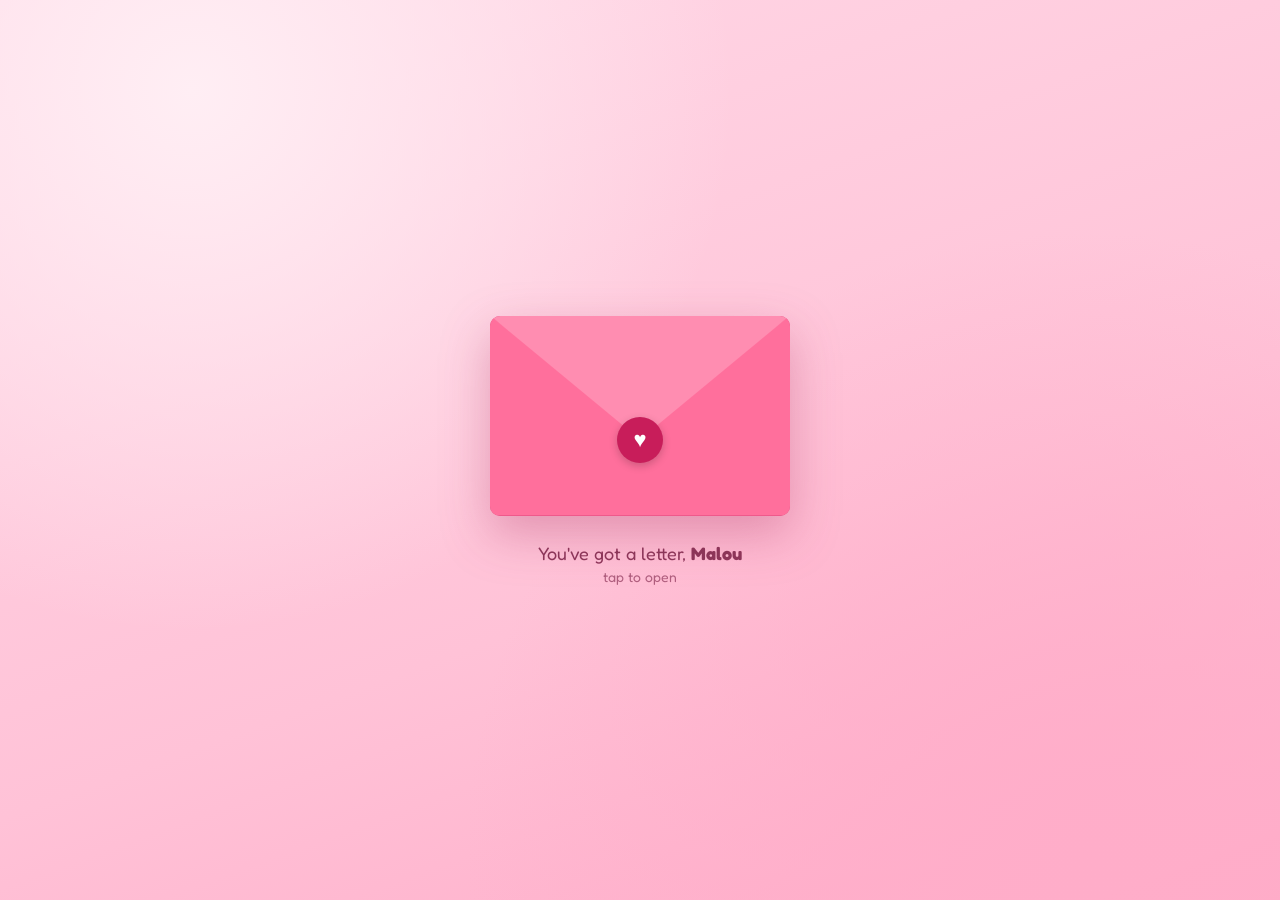
<file: index.html>
<!DOCTYPE html>
<html lang="en">
<head>
  <meta charset="utf-8">
  <meta name="viewport" content="width=device-width, initial-scale=1">
  <title>A letter for you 💌</title>
  <meta name="description" content="Open it. Please. 🥺">
  <meta property="og:title" content="A letter for you 💌">
  <meta property="og:description" content="Open it. Please. 🥺">
  <link rel="icon" href="data:image/svg+xml,<svg xmlns='http://www.w3.org/2000/svg' viewBox='0 0 100 100'><text y='.9em' font-size='90'>💌</text></svg>">
  <link rel="preconnect" href="https://fonts.googleapis.com">
  <link rel="preconnect" href="https://fonts.gstatic.com" crossorigin>
  <link href="https://fonts.googleapis.com/css2?family=Caveat:wght@500;700&family=Fredoka:wght@400;500;600;700&display=swap" rel="stylesheet">
  <link rel="stylesheet" href="style/css/main.css">
</head>
<body>
  <div id="hearts" aria-hidden="true"></div>

  <main class="stage">
    <!-- Step 1: the envelope -->
    <section class="envelope-wrap" id="envelopeWrap">
      <button class="envelope" id="envelope" type="button" aria-label="Open the letter">
        <span class="env-back"></span>
        <span class="env-letter">For <span data-name>Malou</span> ♥</span>
        <span class="env-front"></span>
        <span class="env-flap"></span>
        <span class="env-seal">♥</span>
      </button>
      <p class="hint">You've got a letter, <strong data-name>Malou</strong><small>tap to open</small></p>
    </section>

    <!-- Step 2: the question -->
    <section class="card" id="card" hidden>
      <div class="cat m0" id="cat" aria-hidden="true">
        <svg viewBox="0 0 200 180">
          <!-- heart above the head (whole, then broken when she's crying) -->
          <g transform="translate(100 6)">
            <g class="heart">
              <path class="p p0 p1 p2" fill="#ff4d88" d="M0 6 C-3 -2 -14 -2 -14 8 C-14 15 -4 20 0 25 C4 20 14 15 14 8 C14 -2 3 -2 0 6 Z"/>
              <g class="p p3" fill="#ff4d88">
                <path transform="translate(-3 2) rotate(-10)" d="M0 6 C-3 -2 -14 -2 -14 8 C-14 15 -4 20 0 25 L-3 18 L2 13 L-2 9 Z"/>
                <path transform="translate(3 2) rotate(10)" d="M0 6 C3 -2 14 -2 14 8 C14 15 4 20 0 25 L-3 18 L2 13 L-2 9 Z"/>
              </g>
            </g>
          </g>

          <g stroke="#4a2c3a" stroke-width="4" stroke-linejoin="round" stroke-linecap="round">
            <!-- ears -->
            <polygon points="38,80 50,22 96,54" fill="#fff3f6"/>
            <polygon points="162,80 150,22 104,54" fill="#fff3f6"/>
            <polygon points="52,68 56,38 80,54" fill="#ffb3c8" stroke="none"/>
            <polygon points="148,68 144,38 120,54" fill="#ffb3c8" stroke="none"/>
            <!-- head -->
            <ellipse cx="100" cy="110" rx="74" ry="58" fill="#fff3f6"/>
            <!-- paws -->
            <ellipse cx="76" cy="166" rx="15" ry="10" fill="#fff3f6"/>
            <ellipse cx="124" cy="166" rx="15" ry="10" fill="#fff3f6"/>
            <!-- whiskers -->
            <g stroke-width="3" opacity="0.55">
              <line x1="40" y1="118" x2="16" y2="113"/>
              <line x1="40" y1="127" x2="16" y2="131"/>
              <line x1="160" y1="118" x2="184" y2="113"/>
              <line x1="160" y1="127" x2="184" y2="131"/>
            </g>
            <!-- happy eyes ^^ -->
            <path class="p p0" fill="none" d="M63 106 Q74 94 85 106 M115 106 Q126 94 137 106"/>
            <!-- sad brows -->
            <path class="p p2 p3" fill="none" stroke-width="3.5" d="M62 90 L84 84 M138 90 L116 84"/>
            <!-- mouths -->
            <path class="p p0" fill="none" stroke-width="3.5" d="M88 125 Q94 133 100 125 Q106 133 112 125"/>
            <path class="p p1" fill="none" stroke-width="3.5" d="M92 130 Q100 126 108 130"/>
            <path class="p p2 p3" fill="none" stroke-width="3.5" d="M86 138 Q100 124 114 138"/>
          </g>

          <!-- open eyes -->
          <g class="p p1 p2 p3">
            <circle cx="74" cy="103" r="8" fill="#4a2c3a"/>
            <circle cx="126" cy="103" r="8" fill="#4a2c3a"/>
            <circle cx="77" cy="100" r="2.6" fill="#fff"/>
            <circle cx="129" cy="100" r="2.6" fill="#fff"/>
          </g>
          <!-- nose + blush -->
          <path d="M95 116 L105 116 L100 122 Z" fill="#ff7aa2"/>
          <ellipse cx="54" cy="122" rx="11" ry="6" fill="#ff9fb5" opacity="0.7"/>
          <ellipse cx="146" cy="122" rx="11" ry="6" fill="#ff9fb5" opacity="0.7"/>
          <!-- tears -->
          <g class="p p3" fill="#7cc6ff">
            <path class="tear" d="M70 112 q-5 8 0 11 q5 -3 0 -11 Z"/>
            <path class="tear r" d="M130 112 q-5 8 0 11 q5 -3 0 -11 Z"/>
          </g>
        </svg>
      </div>

      <h1><span class="name" data-name>Malou</span>, will you be my valentine?</h1>
      <p class="sub" id="sub" aria-live="polite">I made this just for you ♥</p>

      <div class="buttons">
        <button class="btn yes" id="yesButton" type="button">Yes</button>
        <button class="btn no" id="noButton" type="button">No</button>
      </div>
    </section>
  </main>

  <script src="style/js/config.js"></script>
  <script src="style/js/hearts.js"></script>
  <script src="style/js/ask.js"></script>
</body>
</html>
</file>
<file: style/css/main.css>
:root {
  --berry: #7a1f45;
  --ink: #4a2c3a;
  --rose: #ff4d88;
  --rose-deep: #e8326f;
  --paper: #fffaf7;
  --shadow: 0 24px 60px -24px rgba(160, 30, 80, 0.5);
}

* { box-sizing: border-box; }

html, body { margin: 0; min-height: 100%; }

body {
  font-family: "Fredoka", system-ui, sans-serif;
  color: var(--berry);
  background:
    radial-gradient(circle at 15% 10%, #ffeef4 0, transparent 40%),
    radial-gradient(circle at 85% 95%, #ffadc9 0, transparent 45%),
    linear-gradient(160deg, #ffd9e7, #ffc2d7 60%, #ffaac7);
  background-attachment: fixed;
  min-height: 100vh;
  min-height: 100dvh;
  overflow-x: hidden;
  -webkit-tap-highlight-color: transparent;
}

.stage {
  position: relative;
  z-index: 1;
  min-height: 100vh;
  min-height: 100dvh;
  display: grid;
  place-items: center;
  padding: 24px 16px;
}

/* ---------- floating hearts ---------- */
#hearts {
  position: fixed;
  inset: 0;
  pointer-events: none;
  overflow: hidden;
  z-index: 0;
}
.float-heart {
  position: absolute;
  bottom: -40px;
  color: #fff;
  opacity: 0;
  animation: rise linear forwards;
}
@keyframes rise {
  0%   { transform: translate(0, 0) rotate(0); opacity: 0; }
  10%  { opacity: var(--o); }
  85%  { opacity: var(--o); }
  100% { transform: translate(var(--dx), -115vh) rotate(var(--r)); opacity: 0; }
}
.burst-heart {
  position: fixed;
  z-index: 30;
  pointer-events: none;
  color: var(--rose-deep);
  line-height: 1;
}

/* ---------- card ---------- */
.card {
  width: min(520px, 100%);
  background: rgba(255, 250, 247, 0.8);
  -webkit-backdrop-filter: blur(10px);
  backdrop-filter: blur(10px);
  border: 1px solid rgba(255, 255, 255, 0.85);
  border-radius: 32px;
  box-shadow: var(--shadow);
  padding: 28px 26px 34px;
  text-align: center;
}
.pop { animation: pop 0.6s cubic-bezier(0.2, 1.4, 0.4, 1) both; }
@keyframes pop {
  from { transform: scale(0.6) translateY(30px); opacity: 0; }
  to   { transform: none; opacity: 1; }
}

h1 {
  font-size: clamp(28px, 6.5vw, 42px);
  line-height: 1.15;
  margin: 6px 0 8px;
  font-weight: 700;
}
.name { color: var(--rose-deep); }

.sub {
  margin: 0 0 22px;
  font-size: 17px;
  opacity: 0.75;
  min-height: 1.4em;
  transition: opacity 0.2s;
}

/* ---------- buttons ---------- */
.buttons {
  display: flex;
  gap: 16px;
  justify-content: center;
  align-items: center;
  flex-wrap: wrap;
  min-height: 76px;
}
.btn {
  font: inherit;
  font-weight: 600;
  font-size: 20px;
  border: 0;
  border-radius: 999px;
  padding: 0.65em 1.6em;
  cursor: pointer;
  white-space: nowrap;
  transition: transform 0.15s, box-shadow 0.2s, font-size 0.35s cubic-bezier(0.2, 1.4, 0.4, 1);
}
.btn:focus-visible { outline: 3px solid #fff; outline-offset: 3px; }
.btn:disabled { cursor: default; }

.btn.yes {
  background: linear-gradient(180deg, #ff6b9d, var(--rose-deep));
  color: #fff;
  box-shadow: 0 12px 26px -10px rgba(232, 50, 111, 0.8), inset 0 -3px 0 rgba(0, 0, 0, 0.12);
}
.btn.yes:hover:not(:disabled) { transform: translateY(-2px) scale(1.04); }
.btn.yes:active:not(:disabled) { transform: scale(0.97); }

.btn.no {
  background: #fff;
  color: var(--berry);
  border: 2px solid rgba(122, 31, 69, 0.15);
  box-shadow: 0 6px 16px -8px rgba(122, 31, 69, 0.5);
}
.btn.no.loose {
  position: fixed;
  z-index: 20;
  transition: left 0.35s cubic-bezier(0.2, 1.2, 0.4, 1), top 0.35s cubic-bezier(0.2, 1.2, 0.4, 1), transform 0.15s;
}

/* ---------- the cat ---------- */
.cat {
  width: 160px;
  margin: 0 auto -2px;
}
.cat svg {
  display: block;
  width: 100%;
  height: auto;
  overflow: visible;
  animation: bob 2.6s ease-in-out infinite;
}
@keyframes bob { 50% { transform: translateY(-6px); } }

.cat .p { display: none; }
.cat.m0 .p0, .cat.m1 .p1, .cat.m2 .p2, .cat.m3 .p3 { display: inline; }

.cat .heart { animation: float 1.8s ease-in-out infinite; transform-box: fill-box; transform-origin: center; }
@keyframes float { 50% { transform: translateY(-4px) scale(1.06); } }

.cat .tear { animation: tear 1.2s ease-in infinite; }
.cat .tear.r { animation-delay: 0.6s; }
@keyframes tear {
  0%   { transform: translateY(0); opacity: 0; }
  20%  { opacity: 1; }
  100% { transform: translateY(34px); opacity: 0; }
}

.cat.shake { animation: shake 0.45s; }
@keyframes shake {
  20% { transform: rotate(-8deg); }
  40% { transform: rotate(7deg); }
  60% { transform: rotate(-5deg); }
  80% { transform: rotate(3deg); }
}
.cat.yay { animation: hop 0.45s ease 2; }
@keyframes hop { 50% { transform: translateY(-18px) scale(1.05); } }

/* ---------- envelope ---------- */
.envelope-wrap {
  display: grid;
  place-items: center;
  gap: 26px;
  text-align: center;
}
.envelope-wrap.leaving { animation: leave 0.4s ease forwards; }
@keyframes leave { to { opacity: 0; transform: translateY(-20px) scale(0.95); } }

.envelope {
  position: relative;
  width: min(300px, 78vw);
  aspect-ratio: 3 / 2;
  border: 0;
  padding: 0;
  background: none;
  cursor: pointer;
  perspective: 900px;
  animation: wiggle 3s ease-in-out infinite;
  filter: drop-shadow(0 18px 24px rgba(160, 30, 80, 0.3));
}
.envelope:focus-visible { outline: 3px solid #fff; outline-offset: 8px; border-radius: 12px; }
@keyframes wiggle {
  0%, 78%, 100% { transform: rotate(0); }
  84% { transform: rotate(-3deg); }
  90% { transform: rotate(3deg); }
  95% { transform: rotate(-2deg); }
}
.env-back, .env-front, .env-flap { position: absolute; border-radius: 10px; }
.env-back { inset: 0; background: #e0457a; }
.env-letter {
  position: absolute;
  left: 7%; right: 7%; top: 8%; bottom: 6%;
  z-index: 1;
  display: grid;
  place-items: start center;
  padding-top: 8%;
  background: var(--paper);
  border-radius: 8px;
  font-family: "Caveat", cursive;
  font-size: clamp(24px, 7vw, 30px);
  font-weight: 700;
  color: var(--berry);
  transition: transform 0.7s cubic-bezier(0.3, 1.3, 0.5, 1) 0.45s;
}
.env-front {
  inset: 0;
  z-index: 2;
  background: #ff6f9c;
  clip-path: polygon(0 0, 50% 58%, 100% 0, 100% 100%, 0 100%);
}
.env-flap {
  left: 0; right: 0; top: 0;
  height: 62%;
  z-index: 3;
  background: #ff8db1;
  clip-path: polygon(0 0, 100% 0, 50% 100%);
  transform-origin: top;
  transition: transform 0.5s ease, z-index 0s 0.25s;
}
.env-seal {
  position: absolute;
  left: 50%; top: 62%;
  width: 46px; height: 46px;
  margin: -23px 0 0 -23px;
  z-index: 4;
  display: grid;
  place-items: center;
  border-radius: 50%;
  background: #c81d5a;
  color: #fff;
  font-size: 22px;
  box-shadow: 0 3px 8px rgba(0, 0, 0, 0.2);
  transition: transform 0.3s, opacity 0.3s;
}
.envelope.open { animation: none; }
.envelope.open .env-seal { transform: scale(0); opacity: 0; }
.envelope.open .env-flap { transform: rotateX(180deg); z-index: 0; }
.envelope.open .env-letter { transform: translateY(-58%); }

.hint { margin: 0; font-size: 18px; opacity: 0.85; }
.hint small { display: block; font-size: 14px; opacity: 0.7; margin-top: 4px; }

/* ---------- yes page ---------- */
.stack {
  width: min(520px, 100%);
  display: flex;
  flex-direction: column;
  gap: 18px;
  align-items: center;
}
.yippie {
  font-size: clamp(44px, 11vw, 68px);
  margin: 0;
  color: var(--rose-deep);
  cursor: pointer;
  user-select: none;
  animation: jelly 1s ease both 0.2s;
}
@keyframes jelly {
  0%   { transform: scale(0.3); }
  40%  { transform: scale(1.15, 0.9); }
  60%  { transform: scale(0.95, 1.05); }
  80%  { transform: scale(1.02, 0.98); }
  100% { transform: scale(1); }
}
.cat-gif {
  display: block;
  width: min(220px, 60vw);
  margin: 10px auto 6px;
  border-radius: 20px;
}
.tries { margin: 0 0 16px; font-size: 16px; opacity: 0.75; }

.letter {
  text-align: left;
  font-family: "Caveat", cursive;
  font-size: clamp(22px, 5.4vw, 27px);
  line-height: 36px;
  color: var(--ink);
  background-color: var(--paper);
  background-image: repeating-linear-gradient(transparent 0 35px, rgba(122, 31, 69, 0.09) 35px 36px);
  background-position: 0 18px;
  border-radius: 16px;
  padding: 14px 22px 18px;
  box-shadow: inset 0 0 0 1px rgba(122, 31, 69, 0.08);
  cursor: pointer;
}
.typed { margin: 0; white-space: pre-wrap; min-height: 36px; }
.typed::after {
  content: "";
  display: inline-block;
  width: 2px;
  height: 0.9em;
  margin-left: 2px;
  vertical-align: -0.1em;
  background: var(--rose-deep);
  animation: blink 1s steps(1) infinite;
}
.typed.done::after { display: none; }
@keyframes blink { 50% { opacity: 0; } }
.sig { margin: 4px 0 0; text-align: right; opacity: 0; transition: opacity 0.8s; }
.sig.show { opacity: 1; }

.plans h2 { margin: 0 0 16px; font-size: 26px; }
.options { display: grid; grid-template-columns: repeat(2, 1fr); gap: 12px; }
.opt {
  font: inherit;
  font-size: 17px;
  font-weight: 500;
  padding: 14px 10px;
  border-radius: 18px;
  border: 2px solid rgba(122, 31, 69, 0.12);
  background: #fff;
  color: var(--berry);
  cursor: pointer;
  transition: transform 0.15s, border-color 0.2s, background 0.2s, color 0.2s;
}
.opt:hover { transform: translateY(-2px); border-color: var(--rose); }
.opt:focus-visible { outline: 3px solid var(--rose); outline-offset: 2px; }
.opt.chosen { background: var(--rose-deep); border-color: var(--rose-deep); color: #fff; }
.opt .e { display: block; font-size: 30px; margin-bottom: 4px; }
.picked { margin: 16px 0 0; min-height: 1.4em; font-weight: 600; }

.replay {
  color: var(--berry);
  opacity: 0.7;
  font-size: 15px;
  text-decoration: none;
  padding: 6px 12px;
  border-radius: 999px;
}
.replay:hover { opacity: 1; background: rgba(255, 255, 255, 0.5); }

#confetti {
  position: fixed;
  inset: 0;
  width: 100%;
  height: 100%;
  pointer-events: none;
  z-index: 5;
}

@media (prefers-reduced-motion: reduce) {
  *, *::before, *::after {
    animation-duration: 0.01ms !important;
    animation-iteration-count: 1 !important;
    transition-duration: 0.01ms !important;
  }
}
</file>
